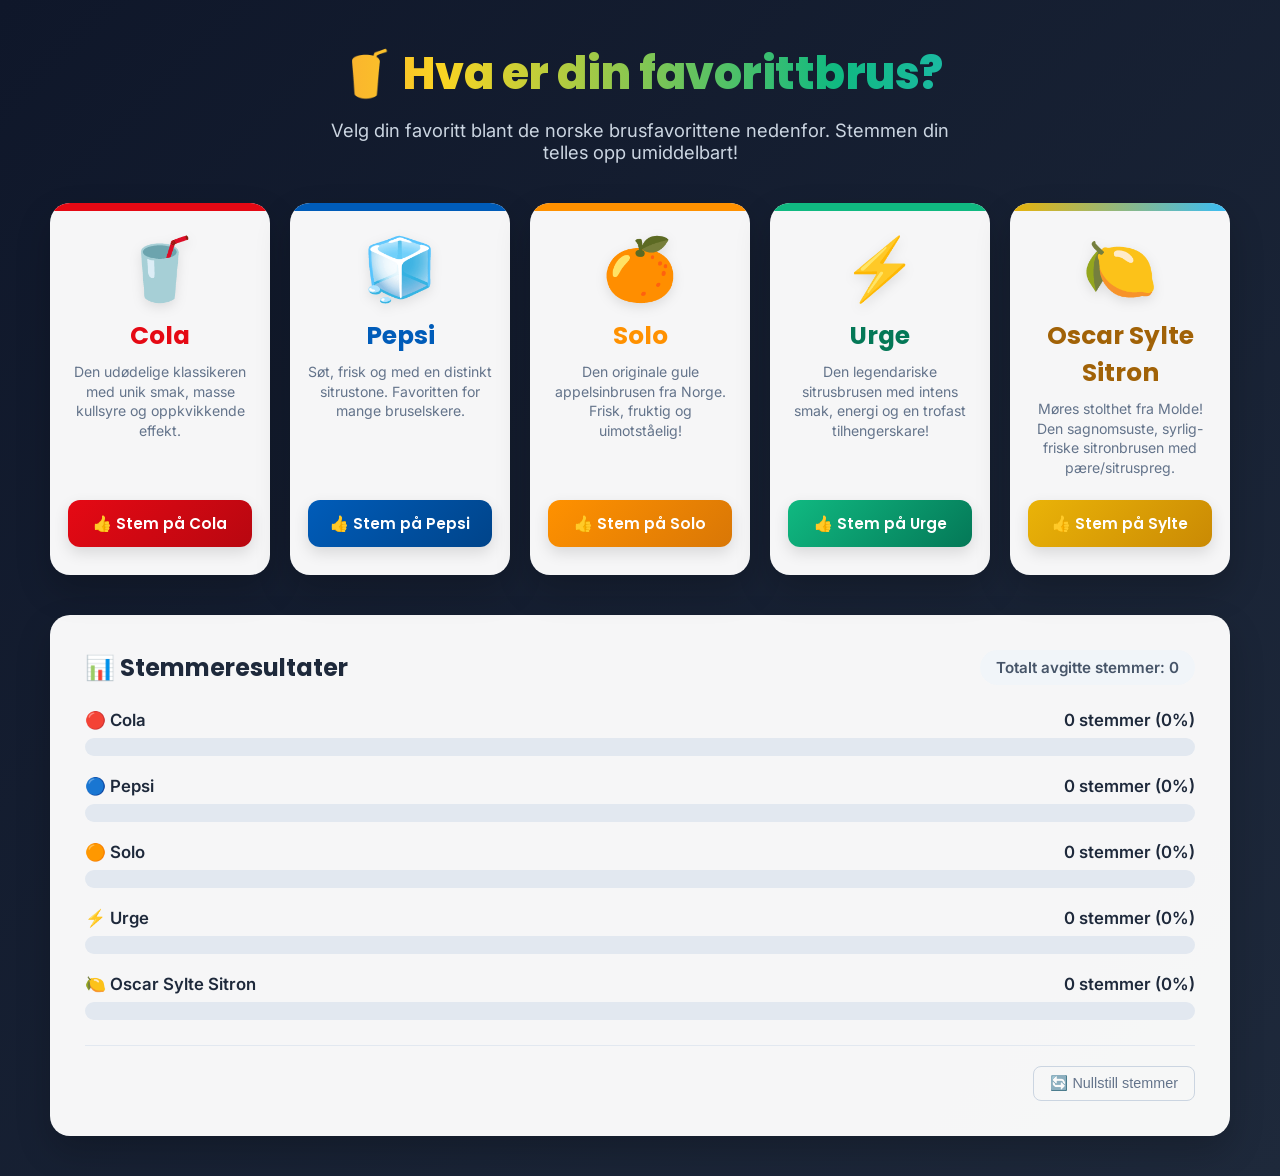
<file: brus.html>
<!DOCTYPE html>
<html lang="no">
<head>
    <meta charset="UTF-8">
    <meta name="viewport" content="width=device-width, initial-scale=1.0">
    <title>Favorittbrus - Stem på din favoritt!</title>
    <link rel="preconnect" href="https://fonts.googleapis.com">
    <link rel="preconnect" href="https://fonts.gstatic.com" crossorigin>
    <link href="https://fonts.googleapis.com/css2?family=Poppins:wght@400;600;700;800&family=Inter:wght@400;500;600&display=swap" rel="stylesheet">
    <style>
        :root {
            --cola-color: #e50914;
            --cola-dark: #b80710;
            --pepsi-color: #005cb9;
            --pepsi-dark: #00448a;
            --solo-color: #ff9100;
            --solo-dark: #d97706;
            --urge-color: #10b981;
            --urge-dark: #047857;
            --sylte-color: #eab308;
            --sylte-dark: #a16207;
            --bg-gradient: linear-gradient(135deg, #0f172a 0%, #1e293b 100%);
            --card-bg: rgba(255, 255, 255, 0.96);
            --text-dark: #1e293b;
            --text-muted: #64748b;
        }

        * {
            box-sizing: border-box;
            margin: 0;
            padding: 0;
        }

        body {
            font-family: 'Inter', sans-serif;
            background: var(--bg-gradient);
            color: var(--text-dark);
            min-height: 100vh;
            display: flex;
            flex-direction: column;
            align-items: center;
            padding: 40px 20px;
        }

        .container {
            max-width: 1180px;
            width: 100%;
        }

        header {
            text-align: center;
            margin-bottom: 40px;
            color: #ffffff;
        }

        header h1 {
            font-family: 'Poppins', sans-serif;
            font-size: 2.8rem;
            font-weight: 800;
            letter-spacing: -0.5px;
            margin-bottom: 12px;
            background: linear-gradient(90deg, #ff4e50, #f9d423, #10b981, #38bdf8);
            -webkit-background-clip: text;
            -webkit-text-fill-color: transparent;
        }

        header p {
            font-size: 1.15rem;
            color: #cbd5e1;
            max-width: 650px;
            margin: 0 auto;
        }

        .cards-grid {
            display: grid;
            grid-template-columns: repeat(auto-fit, minmax(210px, 1fr));
            gap: 20px;
            margin-bottom: 40px;
        }

        .soda-card {
            background: var(--card-bg);
            border-radius: 20px;
            padding: 28px 18px;
            text-align: center;
            box-shadow: 0 15px 35px rgba(0, 0, 0, 0.2);
            transition: transform 0.3s cubic-bezier(0.175, 0.885, 0.32, 1.275), box-shadow 0.3s ease;
            position: relative;
            overflow: hidden;
            display: flex;
            flex-direction: column;
            justify-content: space-between;
        }

        .soda-card:hover {
            transform: translateY(-8px);
            box-shadow: 0 20px 40px rgba(0, 0, 0, 0.3);
        }

        .soda-card::before {
            content: '';
            position: absolute;
            top: 0;
            left: 0;
            right: 0;
            height: 8px;
        }

        .card-cola::before { background: var(--cola-color); }
        .card-pepsi::before { background: var(--pepsi-color); }
        .card-solo::before { background: var(--solo-color); }
        .card-urge::before { background: var(--urge-color); }
        .card-sylte::before { background: linear-gradient(90deg, var(--sylte-color), #38bdf8); }

        .soda-icon {
            font-size: 3.8rem;
            margin-bottom: 12px;
            display: inline-block;
            filter: drop-shadow(0 4px 6px rgba(0, 0, 0, 0.1));
            transition: transform 0.3s ease;
        }

        .soda-card:hover .soda-icon {
            transform: scale(1.15) rotate(5deg);
        }

        .soda-name {
            font-family: 'Poppins', sans-serif;
            font-size: 1.55rem;
            font-weight: 700;
            margin-bottom: 8px;
        }

        .card-cola .soda-name { color: var(--cola-color); }
        .card-pepsi .soda-name { color: var(--pepsi-color); }
        .card-solo .soda-name { color: var(--solo-color); }
        .card-urge .soda-name { color: var(--urge-dark); }
        .card-sylte .soda-name { color: var(--sylte-dark); }

        .soda-desc {
            font-size: 0.88rem;
            color: var(--text-muted);
            margin-bottom: 22px;
            line-height: 1.4;
        }

        .vote-btn {
            font-family: 'Poppins', sans-serif;
            font-size: 0.95rem;
            font-weight: 600;
            padding: 12px 16px;
            border: none;
            border-radius: 12px;
            cursor: pointer;
            color: white;
            transition: all 0.2s ease;
            display: flex;
            align-items: center;
            justify-content: center;
            gap: 6px;
            width: 100%;
            box-shadow: 0 6px 15px rgba(0, 0, 0, 0.12);
        }

        .vote-btn:active {
            transform: scale(0.96);
        }

        .card-cola .vote-btn {
            background: linear-gradient(135deg, var(--cola-color), var(--cola-dark));
        }
        .card-cola .vote-btn:hover {
            box-shadow: 0 8px 20px rgba(229, 9, 20, 0.4);
        }

        .card-pepsi .vote-btn {
            background: linear-gradient(135deg, var(--pepsi-color), var(--pepsi-dark));
        }
        .card-pepsi .vote-btn:hover {
            box-shadow: 0 8px 20px rgba(0, 92, 185, 0.4);
        }

        .card-solo .vote-btn {
            background: linear-gradient(135deg, var(--solo-color), var(--solo-dark));
        }
        .card-solo .vote-btn:hover {
            box-shadow: 0 8px 20px rgba(255, 145, 0, 0.4);
        }

        .card-urge .vote-btn {
            background: linear-gradient(135deg, var(--urge-color), var(--urge-dark));
        }
        .card-urge .vote-btn:hover {
            box-shadow: 0 8px 20px rgba(16, 185, 129, 0.4);
        }

        .card-sylte .vote-btn {
            background: linear-gradient(135deg, #eab308, #ca8a04);
        }
        .card-sylte .vote-btn:hover {
            box-shadow: 0 8px 20px rgba(234, 179, 8, 0.4);
        }

        /* Results section */
        .results-section {
            background: var(--card-bg);
            border-radius: 20px;
            padding: 35px;
            box-shadow: 0 15px 35px rgba(0, 0, 0, 0.2);
        }

        .results-header {
            display: flex;
            justify-content: space-between;
            align-items: center;
            margin-bottom: 25px;
            flex-wrap: wrap;
            gap: 15px;
        }

        .results-title {
            font-family: 'Poppins', sans-serif;
            font-size: 1.5rem;
            font-weight: 700;
            color: var(--text-dark);
            display: flex;
            align-items: center;
            gap: 10px;
        }

        .total-badge {
            background: #f1f5f9;
            padding: 8px 16px;
            border-radius: 30px;
            font-size: 0.95rem;
            font-weight: 600;
            color: #475569;
        }

        .result-item {
            margin-bottom: 20px;
        }

        .result-item:last-child {
            margin-bottom: 0;
        }

        .result-meta {
            display: flex;
            justify-content: space-between;
            align-items: center;
            margin-bottom: 8px;
            font-weight: 600;
            font-size: 1.05rem;
        }

        .leader-tag {
            background: #fef08a;
            color: #854d0e;
            font-size: 0.75rem;
            font-weight: 700;
            padding: 3px 8px;
            border-radius: 6px;
            margin-left: 8px;
            text-transform: uppercase;
            letter-spacing: 0.5px;
            display: none;
        }

        .is-leader .leader-tag {
            display: inline-block;
        }

        .progress-bar-bg {
            height: 18px;
            background: #e2e8f0;
            border-radius: 10px;
            overflow: hidden;
            position: relative;
        }

        .progress-bar-fill {
            height: 100%;
            border-radius: 10px;
            width: 0%;
            transition: width 0.6s cubic-bezier(0.4, 0, 0.2, 1);
        }

        .fill-cola { background: linear-gradient(90deg, #ff4b4b, var(--cola-color)); }
        .fill-pepsi { background: linear-gradient(90deg, #3b82f6, var(--pepsi-color)); }
        .fill-solo { background: linear-gradient(90deg, #fbb034, var(--solo-color)); }
        .fill-urge { background: linear-gradient(90deg, #34d399, var(--urge-dark)); }
        .fill-sylte { background: linear-gradient(90deg, #fef08a, var(--sylte-dark)); }

        .actions-footer {
            display: flex;
            justify-content: flex-end;
            margin-top: 25px;
            padding-top: 20px;
            border-top: 1px solid #e2e8f0;
        }

        .btn-reset {
            background: transparent;
            border: 1px solid #cbd5e1;
            color: #64748b;
            padding: 8px 16px;
            border-radius: 8px;
            font-size: 0.9rem;
            cursor: pointer;
            transition: all 0.2s;
        }

        .btn-reset:hover {
            background: #f8fafc;
            color: #ef4444;
            border-color: #fca5a5;
        }

        .pop-animation {
            animation: pop 0.4s ease forwards;
        }

        @keyframes pop {
            0% { transform: scale(1); }
            50% { transform: scale(1.04); }
            100% { transform: scale(1); }
        }

        .toast {
            position: fixed;
            bottom: 30px;
            background: #1e293b;
            color: #ffffff;
            padding: 12px 24px;
            border-radius: 30px;
            box-shadow: 0 10px 25px rgba(0, 0, 0, 0.3);
            font-weight: 500;
            opacity: 0;
            transform: translateY(20px);
            transition: all 0.3s ease;
            pointer-events: none;
            z-index: 1000;
        }

        .toast.show {
            opacity: 1;
            transform: translateY(0);
        }
    </style>
</head>
<body>

    <div class="container">
        <header>
            <h1>🥤 Hva er din favorittbrus?</h1>
            <p>Velg din favoritt blant de norske brusfavorittene nedenfor. Stemmen din telles opp umiddelbart!</p>
        </header>

        <!-- Brus-valg -->
        <main class="cards-grid">
            <!-- Cola -->
            <div class="soda-card card-cola" id="card-cola">
                <div>
                    <div class="soda-icon">🥤</div>
                    <h2 class="soda-name">Cola</h2>
                    <p class="soda-desc">Den udødelige klassikeren med unik smak, masse kullsyre og oppkvikkende effekt.</p>
                </div>
                <button class="vote-btn" onclick="vote('cola')">
                    <span>👍 Stem på Cola</span>
                </button>
            </div>

            <!-- Pepsi -->
            <div class="soda-card card-pepsi" id="card-pepsi">
                <div>
                    <div class="soda-icon">🧊</div>
                    <h2 class="soda-name">Pepsi</h2>
                    <p class="soda-desc">Søt, frisk og med en distinkt sitrustone. Favoritten for mange bruselskere.</p>
                </div>
                <button class="vote-btn" onclick="vote('pepsi')">
                    <span>👍 Stem på Pepsi</span>
                </button>
            </div>

            <!-- Solo -->
            <div class="soda-card card-solo" id="card-solo">
                <div>
                    <div class="soda-icon">🍊</div>
                    <h2 class="soda-name">Solo</h2>
                    <p class="soda-desc">Den originale gule appelsinbrusen fra Norge. Frisk, fruktig og uimotståelig!</p>
                </div>
                <button class="vote-btn" onclick="vote('solo')">
                    <span>👍 Stem på Solo</span>
                </button>
            </div>

            <!-- Urge -->
            <div class="soda-card card-urge" id="card-urge">
                <div>
                    <div class="soda-icon">⚡</div>
                    <h2 class="soda-name">Urge</h2>
                    <p class="soda-desc">Den legendariske sitrusbrusen med intens smak, energi og en trofast tilhengerskare!</p>
                </div>
                <button class="vote-btn" onclick="vote('urge')">
                    <span>👍 Stem på Urge</span>
                </button>
            </div>

            <!-- Oscar Sylte Sitronbrus -->
            <div class="soda-card card-sylte" id="card-sylte">
                <div>
                    <div class="soda-icon">🍋</div>
                    <h2 class="soda-name">Oscar Sylte Sitron</h2>
                    <p class="soda-desc">Møres stolthet fra Molde! Den sagnomsuste, syrlig-friske sitronbrusen med pære/sitruspreg.</p>
                </div>
                <button class="vote-btn" onclick="vote('sylte')">
                    <span>👍 Stem på Sylte</span>
                </button>
            </div>
        </main>

        <!-- Resultater -->
        <section class="results-section">
            <div class="results-header">
                <h2 class="results-title">📊 Stemmeresultater</h2>
                <div class="total-badge" id="total-badge">Totalt avgitte stemmer: 0</div>
            </div>

            <!-- Cola resultat -->
            <div class="result-item" id="result-cola">
                <div class="result-meta">
                    <div>
                        <span>🔴 Cola</span>
                        <span class="leader-tag">Leder 👑</span>
                    </div>
                    <span id="count-cola">0 stemmer (0%)</span>
                </div>
                <div class="progress-bar-bg">
                    <div class="progress-bar-fill fill-cola" id="bar-cola"></div>
                </div>
            </div>

            <!-- Pepsi resultat -->
            <div class="result-item" id="result-pepsi">
                <div class="result-meta">
                    <div>
                        <span>🔵 Pepsi</span>
                        <span class="leader-tag">Leder 👑</span>
                    </div>
                    <span id="count-pepsi">0 stemmer (0%)</span>
                </div>
                <div class="progress-bar-bg">
                    <div class="progress-bar-fill fill-pepsi" id="bar-pepsi"></div>
                </div>
            </div>

            <!-- Solo resultat -->
            <div class="result-item" id="result-solo">
                <div class="result-meta">
                    <div>
                        <span>🟠 Solo</span>
                        <span class="leader-tag">Leder 👑</span>
                    </div>
                    <span id="count-solo">0 stemmer (0%)</span>
                </div>
                <div class="progress-bar-bg">
                    <div class="progress-bar-fill fill-solo" id="bar-solo"></div>
                </div>
            </div>

            <!-- Urge resultat -->
            <div class="result-item" id="result-urge">
                <div class="result-meta">
                    <div>
                        <span>⚡ Urge</span>
                        <span class="leader-tag">Leder 👑</span>
                    </div>
                    <span id="count-urge">0 stemmer (0%)</span>
                </div>
                <div class="progress-bar-bg">
                    <div class="progress-bar-fill fill-urge" id="bar-urge"></div>
                </div>
            </div>

            <!-- Oscar Sylte resultat -->
            <div class="result-item" id="result-sylte">
                <div class="result-meta">
                    <div>
                        <span>🍋 Oscar Sylte Sitron</span>
                        <span class="leader-tag">Leder 👑</span>
                    </div>
                    <span id="count-sylte">0 stemmer (0%)</span>
                </div>
                <div class="progress-bar-bg">
                    <div class="progress-bar-fill fill-sylte" id="bar-sylte"></div>
                </div>
            </div>

            <div class="actions-footer">
                <button class="btn-reset" onclick="resetVotes()">🔄 Nullstill stemmer</button>
            </div>
        </section>
    </div>

    <div class="toast" id="toast">Takk for din stemme!</div>

    <script>
        let votes = {
            cola: 0,
            pepsi: 0,
            solo: 0,
            urge: 0,
            sylte: 0
        };

        const sodas = ['cola', 'pepsi', 'solo', 'urge', 'sylte'];
        const sodaNames = {
            cola: 'Cola',
            pepsi: 'Pepsi',
            solo: 'Solo',
            urge: 'Urge',
            sylte: 'Oscar Sylte Sitron'
        };

        function loadVotes() {
            const saved = localStorage.getItem('soda_votes');
            if (saved) {
                try {
                    const parsed = JSON.parse(saved);
                    sodas.forEach(s => {
                        if (parsed.hasOwnProperty(s)) {
                            votes[s] = parsed[s];
                        }
                    });
                } catch (e) {
                    console.error("Kunne ikke lese lagrede stemmer:", e);
                }
            }
            updateUI();
        }

        function saveVotes() {
            localStorage.setItem('soda_votes', JSON.stringify(votes));
        }

        function vote(soda) {
            if (votes.hasOwnProperty(soda)) {
                votes[soda]++;
                saveVotes();
                updateUI();
                showFeedback(soda);
            }
        }

        function showFeedback(soda) {
            const toast = document.getElementById('toast');
            toast.textContent = `🎉 Du ga en stemme til ${sodaNames[soda]}!`;
            toast.classList.add('show');
            setTimeout(() => {
                toast.classList.remove('show');
            }, 2500);

            const card = document.getElementById(`card-${soda}`);
            if (card) {
                card.classList.remove('pop-animation');
                void card.offsetWidth;
                card.classList.add('pop-animation');
            }
        }

        function resetVotes() {
            if (confirm("Er du sikker på at du vil nullstille alle stemmene?")) {
                sodas.forEach(s => votes[s] = 0);
                saveVotes();
                updateUI();
            }
        }

        function updateUI() {
            let total = 0;
            let maxVotes = 0;

            sodas.forEach(s => {
                total += votes[s];
                if (votes[s] > maxVotes) {
                    maxVotes = votes[s];
                }
            });

            document.getElementById('total-badge').textContent = `Totalt avgitte stemmer: ${total}`;

            sodas.forEach(soda => {
                const count = votes[soda];
                const percentage = total > 0 ? Math.round((count / total) * 100) : 0;
                
                document.getElementById(`count-${soda}`).textContent = `${count} ${count === 1 ? 'stemme' : 'stemmer'} (${percentage}%)`;
                document.getElementById(`bar-${soda}`).style.width = `${percentage}%`;

                const itemElem = document.getElementById(`result-${soda}`);
                if (count > 0 && count === maxVotes) {
                    itemElem.classList.add('is-leader');
                } else {
                    itemElem.classList.remove('is-leader');
                }
            });
        }

        window.addEventListener('DOMContentLoaded', loadVotes);
    </script>
</body>
</html>
</file>
